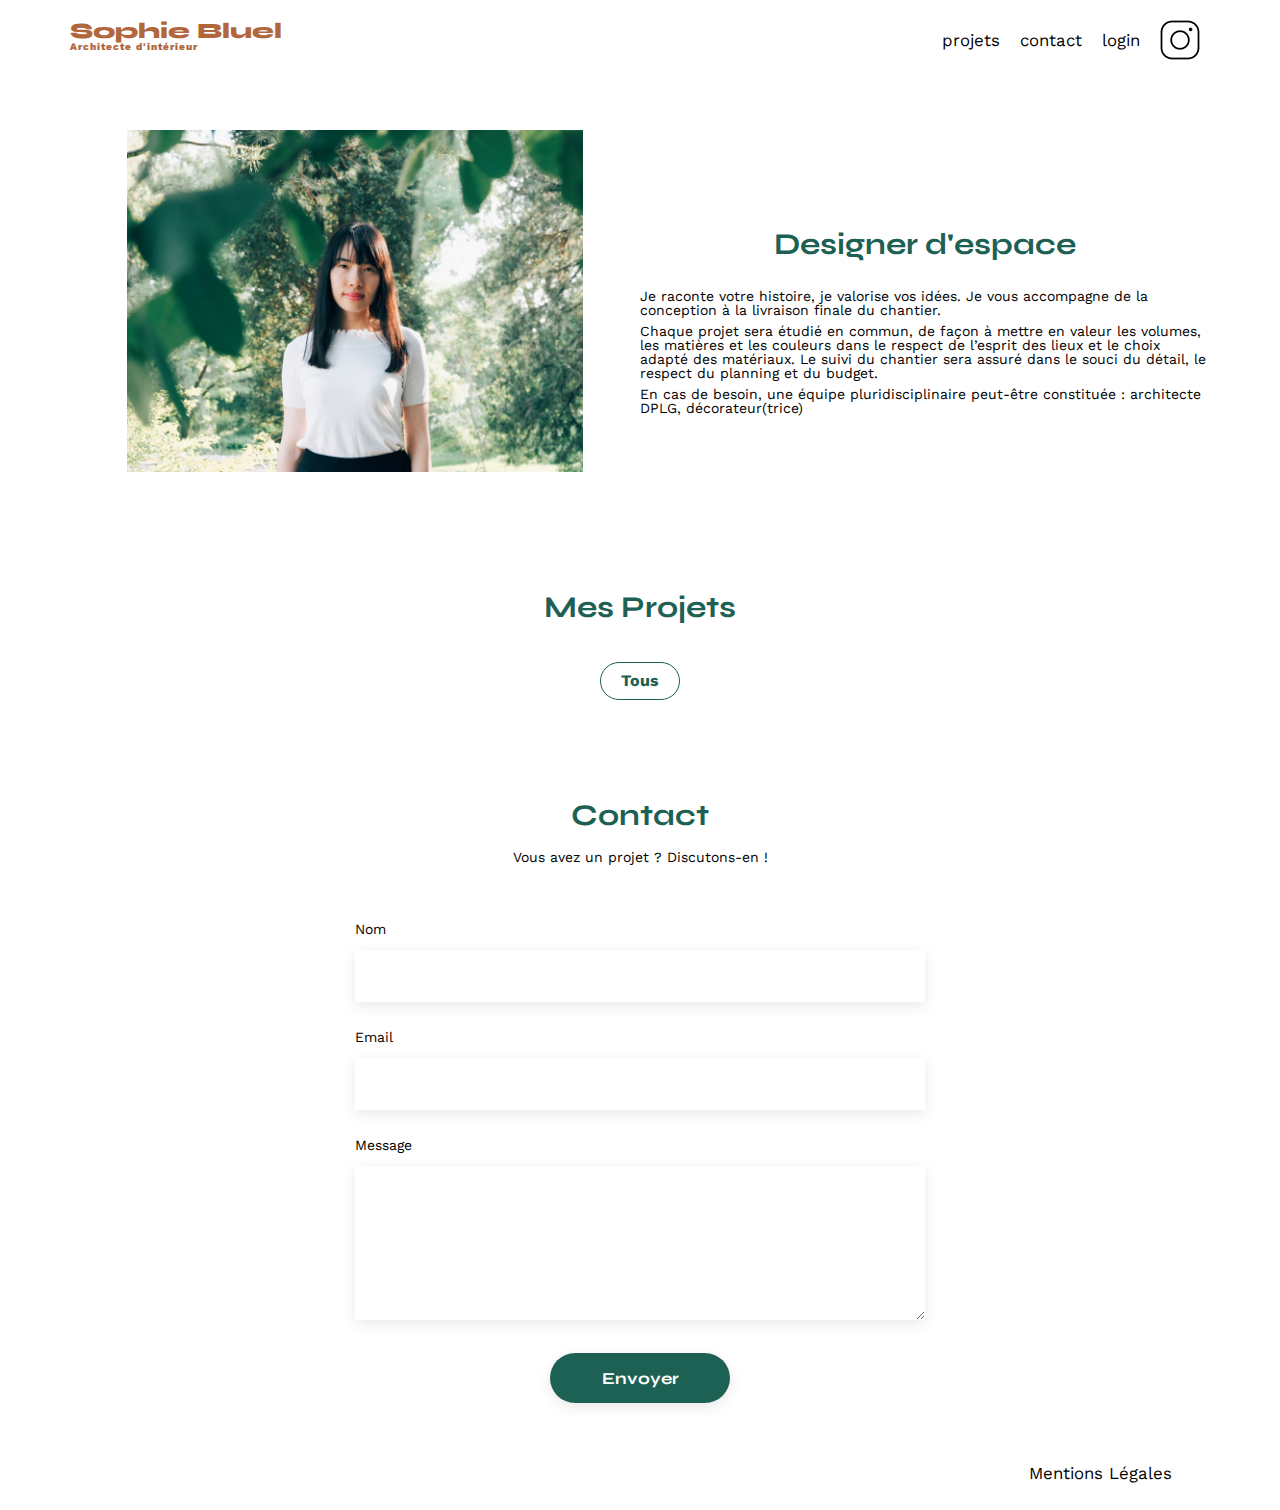
<file: FrontEnd/index.html>
<!DOCTYPE html>
<html lang="fr">
<head>
	<meta charset="UTF-8">
	<title>Sophie Bluel - Architecte d'intérieur</title>
	<meta name="viewport" content="width=device-width, initial-scale=1.0">
	<link rel="preconnect" href="https://fonts.googleapis.com">
	<link rel="preconnect" href="https://fonts.gstatic.com" crossorigin>
	<link href="https://fonts.googleapis.com/css2?family=Syne:wght@700;800&family=Work+Sans&display=swap" rel="stylesheet">
	<meta name="description" content="">
	<link rel="stylesheet" href="./assets/style.css">
	<link rel="stylesheet" href="https://cdnjs.cloudflare.com/ajax/libs/font-awesome/6.2.1/css/all.min.css" integrity="sha512-MV7K8+y+gLIBoVD59lQIYicR65iaqukzvf/nwasF0nqhPay5w/9lJmVM2hMDcnK1OnMGCdVK+iQrJ7lzPJQd1w==" crossorigin="anonymous" referrerpolicy="no-referrer">
</head>
<body id="pagefoncer">
<header>
	<section class="header">
	<h1>Sophie Bluel <span>Architecte d'intérieur</span></h1>
	<nav>
		<ul>
			<li>projets</li>
			<li>contact</li>
			<li id="login"><a href="./login.html" id="logout">login</a></li>
			<li><img src=".//assets/icons/instagram.png" alt="Instagram"></li>
		</ul>
	</nav>
	</section>
</header>
<main>
	<section id="introduction">
		<figure>
			<img src="./assets/images/sophie-bluel.png" alt="">
		</figure>
		<article class="presentation">
			<h2>Designer d'espace</h2>
			<p>Je raconte votre histoire, je valorise vos idées. Je vous accompagne de la conception à la livraison finale du chantier.</p>
			<p>Chaque projet sera étudié en commun, de façon à mettre en valeur les volumes, les matières et les couleurs dans le respect de l’esprit des lieux et le choix adapté des matériaux. Le suivi du chantier sera assuré dans le souci du détail, le respect du planning et du budget.</p>
			<p>En cas de besoin, une équipe pluridisciplinaire peut-être constituée : architecte DPLG, décorateur(trice)</p>
		</article>
	</section>
	<section id="portfolio">
		<h2 id="titre-projets">Mes Projets </h2>
		<ul id="categories">
			<!-- importé de index1.js -->
		</ul>
		<div class="gallery">
			<!-- importé de index1.js -->
		</div>
	</section>
	
		
	<section id="contact">
		<h2>Contact</h2>
		<p>Vous avez un projet ? Discutons-en !</p>
		<form action="#" method="post">
			<label for="name">Nom</label>
			<input type="text" name="name" id="name">
			<label for="email">Email</label>
			<input type="email" name="email" id="email">
			<label for="message">Message</label>
			<textarea name="message" id="message" cols="30" rows="10"></textarea>
			<input type="submit" value="Envoyer">
		</form>
	</section>
</main>

<footer>
	<nav>
		<ul>
			<li>Mentions Légales</li>
		</ul>
	</nav>
</footer>
<script type="module" src="./index1.js"></script>

</body>
</html>
</file>
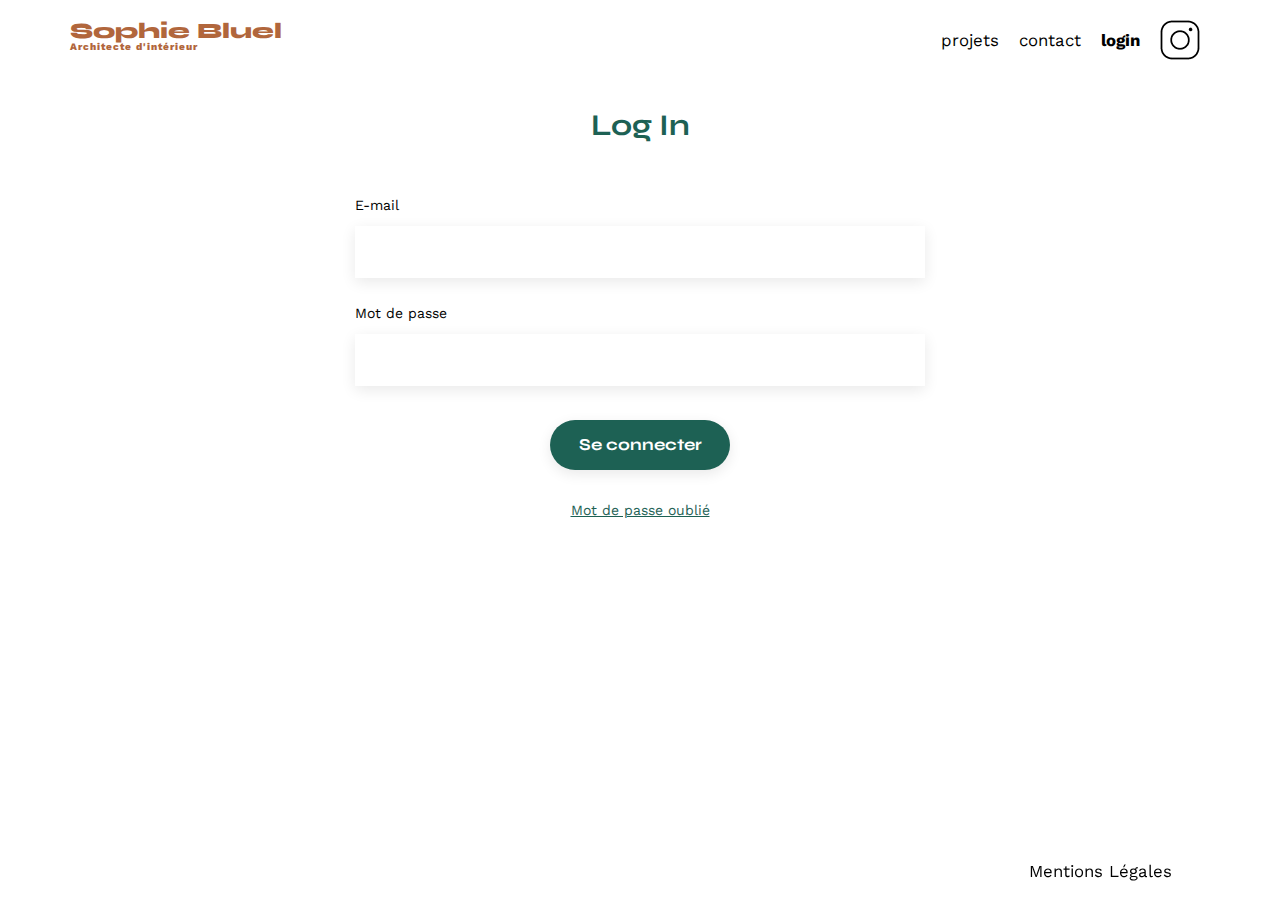
<file: FrontEnd/login.html>
<!DOCTYPE html>
<html lang="fr">
<head>
    <meta charset="UTF-8">
    <meta name="viewport" content="width=device-width, initial-scale=1.0">
    <link rel="preconnect" href="https://fonts.googleapis.com">
	<link rel="preconnect" href="https://fonts.gstatic.com" crossorigin>
	<link href="https://fonts.googleapis.com/css2?family=Syne:wght@700;800&family=Work+Sans&display=swap" rel="stylesheet">
	<link rel="stylesheet" href="./assets/style.css">
    <title>login</title>
</head>
<body>
    <header class="header">
        <h1><a href="./index.html"> Sophie Bluel </a> <span>Architecte d'intérieur</span></h1>
	<nav>
		<ul>
			<li>projets</li>
			<li>contact</li>
			<li><a id="gras" href="./index.html">login</a></li>
			<li><img src="./assets/icons/instagram.png" alt="Instagram"></li>
		</ul>
	</nav>
    </header>
    <main>
        <section id="contact">
            <h2>Log In</h2>
             <p id="message"></p>
            <form id="loginForm">
                <label for="username">E-mail</label>
                <input type="text" id="username" required>
                
                <label for="password">Mot de passe</label>
                <input type="password" id="password" required>
                
              <input type="submit" value="Se connecter">
            </form>
            <p><a id="mdp" href="">Mot de passe oublié</a></p>
        </section>
    </main>
    <footer>
      <nav>
		<ul>
			<li id="mentions">Mentions Légales</li>
		</ul>
	</nav>
    </footer>
    <script type="module" src="./loginconsole.js"></script>
</body>
</html>
</file>
<file: FrontEnd/assets/style.css>
/* http://meyerweb.com/eric/tools/css/reset/
   v2.0 | 20110126
   License: none (public domain)
*/

html, body, div, span, applet, object, iframe,
h1, h2, h3, h4, h5, h6, p, blockquote, pre,
a, abbr, acronym, address, big, cite, code,
del, dfn, em, img, ins, kbd, q, s, samp,
small, strike, strong, sub, sup, tt, var,
b, u, i, center,
dl, dt, dd, ol, ul, li,
fieldset, form, label, legend,
table, caption, tbody, tfoot, thead, tr, th, td,
article, aside, canvas, details, embed,
figure, figcaption, footer, header, hgroup,
menu, nav, output, ruby, section, summary,
time, mark, audio, video {
	margin: 0;
	padding: 0;
	border: 0;
	font-size: 100%;
	font: inherit;
	vertical-align: baseline;
}
/* HTML5 display-role reset for older browsers */
article, aside, details, figcaption, figure,
footer, header, hgroup, menu, nav, section {
	display: block;
}
body {
	line-height: 1;
}
ol, ul {
	list-style: none;
}
blockquote, q {
	quotes: none;
}
blockquote:before, blockquote:after,
q:before, q:after {
	content: '';
	content: none;
}
table {
	border-collapse: collapse;
	border-spacing: 0;
}
/** end reset css**/
body {
	max-width: 1140px;
	margin:auto;
	font-family: 'Work Sans' ;
	font-size: 14px;
}

.gallerie {
	background-color: white;
	height: 680px;
	width: 630px;
	position: fixed;
	top: 30%;
	left: 30%;
	z-index: 1000;
}
h3 {
	font-size: 26px;	
	font-family: work sans;
	display: flex;
	justify-content: center;
	margin-top: 30px;
}

.ajout {
	display: flex;
	justify-content: center;
	padding: 10px 30px 10px ;
	width: 200px;
}

.ajout [type="submit"] {
	padding: 10px 20px 10px 20px;
}

#categories {
	display: flex;
	justify-content: center;
	gap: 20px;
	margin-top: 40px;
	margin-bottom: 50px;
}
#categories li {
	border: #1D6154 solid 1px;
	border-radius: 60px;
	color: #1D6154;
	font-size: 16px;
	font-weight: 700;
	padding: 10px 20px 10px 20px;
}
#categories :hover {
	background-color: #1D6154;
	color: white;
	cursor: pointer;
}

.croix {
	position: absolute;
	top: 30px;
	right: 30px;
	font-size: 20px;
	color: black;
	cursor: pointer;
}

.header {
	display: flex;
	justify-content: space-between;
	margin-top: 20px;


}
.top {
	background-color: black;
	color: white;
	display: flex;
	justify-content: center;
	align-items: center;
	height: 50px; 
	gap: 10px;
	font-size: 16px;
	width: 100%;
	position: fixed;
	top: 0;
	left: 0;
	
}
section { 
	margin-top: 70px ;
}

h1{
	display: flex;
	flex-direction: column;
	font-family: 'Syne';
	font-size: 22px;
	font-weight: 800;
	color: #B1663C
}

h1 a {
	text-decoration: none;
	color: #B1663C;
}

h1 > span {
	font-family: 'Work Sans';
	font-size:10px;
	letter-spacing: 0.1em;
;
}

li  {
	display: flex;
	flex-direction: column;
	align-items: center;
	justify-content: center;

}

#deco{
	margin-top: 0px;
	border: black solid 1px;
	border-radius: 20px;
	padding: 10px;
}



h2{
	font-family: 'Syne';
	font-weight: 700;
	font-size: 30px;
	color: #1D6154;
	display: flex;
	align-items: center;
	justify-content: center;
	padding-top: 50px;
}
#modifier {
	color: black;
	font-size: 15px;
	text-decoration: none;
	padding-left: 30px;
	
}
#modifier i {
	padding-right: 10px;
}

nav ul {
	display: flex;
	align-items: center;
	list-style-type: none;

}
nav li {
	padding: 0 10px;
	font-size: 1.2em;
}

li:hover {
	color: #B1663C;
}
li a:hover {
	color: #B1663C;
}
#introduction {
	display: flex;
	align-items: center;
}
#introduction figure {
	flex: 1
}
#introduction img {
	display: block;
	margin: auto;
	width: 80%;
}

#introduction article {
	flex: 1
}
#introduction h2 {
	margin-bottom: 1em;
}

#introduction p {
	margin-bottom: 0.5em;
}
#portfolio h2 {
	text-align: center;
	margin-bottom: 1em;
}
.gallery {
	width: 100%;
	display: grid;
	grid-template-columns: 1fr 1fr 1fr;
	grid-column-gap: 20px;
	grid-row-gap: 20px;
}

.gallery img {
	width: 100%;

}
#contact {
	width: 50%;
margin: auto;
}
#contact > * {
	text-align: center;

}
#contact h2{
	margin-bottom: 20px;
}
#contact form {
	text-align: left;
	margin-top:30px;
	display: flex;
	flex-direction: column;
}


#contact input {
	height: 50px;
	font-size: 1.2em;
	border: none;
	box-shadow: 0px 4px 14px rgba(0, 0, 0, 0.09);
}
#contact label {
	margin: 2em 0 1em 0;
}
#contact textarea {
	border: none;
	box-shadow: 0px 4px 14px rgba(0, 0, 0, 0.09);
}

input[type="submit"]{
	font-family: 'Syne';
	font-weight: 700;
	color: white;
	background-color: #1D6154;
	margin : 2em auto ;
	width: 180px;
	text-align: center;
	border-radius: 60px ;
}

footer nav ul {
	display: flex;
	justify-content: flex-end;
	margin: 2em
}

#contact a{
	display: flex;
	justify-content: center;
	color:#1D6154 ;
}

ul li a {
	text-decoration: none;
	color: black;
}

#mentions  {
	 position: fixed;
	bottom: 0;
  	padding-bottom: 20px;
  	text-align: center;
}
#gras{
	font-weight: 700;
}
</file>
